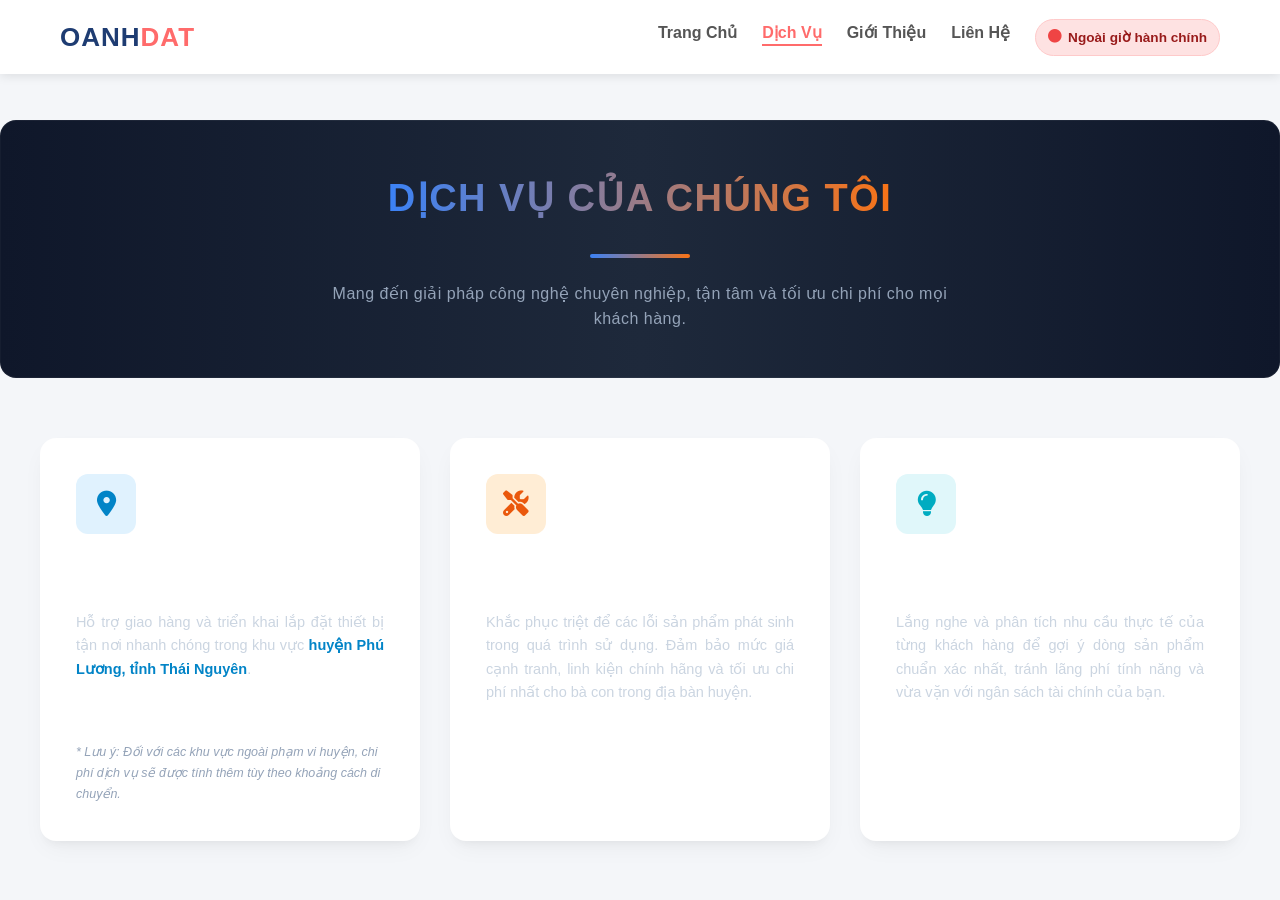
<file: dichvu.html>
<!DOCTYPE html>
<html lang="vi">
<head>
    <meta charset="UTF-8">
    <meta name="viewport" content="width=device-width, initial-scale=1.0">
    <title>Dịch Vụ Cửa Hàng - OANHDAT</title>
    <link rel="stylesheet" href="style.css">
    <link rel="stylesheet" href="dichvu.css">
    <link rel="stylesheet" href="https://cdnjs.cloudflare.com/ajax/libs/font-awesome/6.4.0/css/all.min.css">
</head>
<body class="services-page-body">

    <header class="main-header">
        <div class="header-container">
            <div class="logo">
                <a href="index.html">OANH<span>DAT</span></a>
            </div>

            <nav class="navbar">
                <ul class="nav-links">
                    <li><a href="index.html">Trang Chủ</a></li>
                    
                    <li><a href="dichvu.html" class="active">Dịch Vụ</a></li>
                    <li><a href="gioithieu.html">Giới Thiệu</a></li>
                    <li><a href="lienhe.html">Liên Hệ</a></li>
                    <li class="nav-status">
                        <span id="shop-status-badge" class="status-badge">
                            <i class="fas fa-circle"></i> <span id="status-text">Đang kiểm tra...</span>
                        </span>
                    </li>
                </ul>
            </nav>

            
        </div>
    </header>

    <div class="services-page-container" style="margin-top: 40px;">

        <div id="admin-form-container" class="admin-form" style="display: none;">
            <h3><i class="fas fa-plus-circle"></i> Thêm Dịch Vụ Mới</h3>
            <div class="form-grid">
                <input type="text" id="service-title" placeholder="Tên dịch vụ/sản phẩm">
                <select id="service-icon">
                    <option value="fa-tools icon-orange">Icon Sửa Chữa (Màu Cam)</option>
                    <option value="fa-map-marker-alt icon-blue">Icon Vị Trí (Màu Xanh Dương)</option>
                    <option value="fa-lightbulb icon-green">Icon Bóng Đèn (Màu Xanh Chanh)</option>
                    <option value="fa-laptop icon-blue">Icon Máy Tính (Màu Xanh Dương)</option>
                    <option value="fa-shield-alt icon-orange">Icon Bảo Hành (Màu Cam)</option>
                </select>
                <textarea id="service-desc" placeholder="Mô tả chi tiết về dịch vụ..."></textarea>
                <input type="text" id="service-note" placeholder="Lưu ý/Chú thích nhỏ dưới cùng (Không bắt buộc)">
            </div>
            <button class="btn-submit" onclick="addNewService()">Lưu và Thêm Mới</button>
        </div>

        <div class="services-page-header">
            <h2 class="section-title">Dịch Vụ Của Chúng Tôi</h2>
            <p class="services-page-subtitle">
                Mang đến giải pháp công nghệ chuyên nghiệp, tận tâm và tối ưu chi phí cho mọi khách hàng.
            </p>
        </div>

        <div class="services-card-grid" id="services-container"></div>
    </div>

    <script>
        const ADMIN_PASSWORD = "oanhdat2026"; 
        const defaultServices = [
            {
                title: "Lắp Đặt Thiết Bị",
                desc: "Hỗ trợ giao hàng và triển khai lắp đặt thiết bị tận nơi nhanh chóng trong khu vực <strong>huyện Phú Lương, tỉnh Thái Nguyên</strong>.",
                iconClass: "fa-map-marker-alt icon-blue",
                note: "* Lưu ý: Đối với các khu vực ngoài phạm vi huyện, chi phí dịch vụ sẽ được tính thêm tùy theo khoảng cách di chuyển."
            },
            {
                title: "Sửa Chữa Giá Rẻ",
                desc: "Khắc phục triệt để các lỗi sản phẩm phát sinh trong quá trình sử dụng. Đảm bảo mức giá cạnh tranh, linh kiện chính hãng và tối ưu chi phí nhất cho bà con trong địa bàn huyện.",
                iconClass: "fa-tools icon-orange",
                note: ""
            },
            {
                title: "Tư Vấn Nhu Cầu",
                desc: "Lắng nghe và phân tích nhu cầu thực tế của từng khách hàng để gợi ý dòng sản phẩm chuẩn xác nhất, tránh lãng phí tính năng và vừa vặn với ngân sách tài chính của bạn.",
                iconClass: "fa-lightbulb icon-green",
                note: ""
            }
        ];

        let currentServices = JSON.parse(localStorage.getItem('oanhdat_services')) || defaultServices;
        let isAdmin = false;

        function renderServices() {
            const container = document.getElementById('services-container');
            container.innerHTML = '';
            currentServices.forEach((service, index) => {
                const card = document.createElement('div');
                card.className = 'service-card';
                const iconParts = service.iconClass.split(' ');
                const iconName = iconParts[0];
                const iconColor = iconParts[1] || 'icon-blue';

                card.innerHTML = `
                    <div class="card-inner-content">
                        <div class="service-card-icon ${iconColor}">
                            <i class="fas ${iconName}"></i>
                        </div>
                        <div>
                            <h3 class="service-card-title">${service.title}</h3>
                            <p class="service-card-desc">${service.desc}</p>
                        </div>
                    </div>
                    ${service.note ? `<p class="service-card-note">${service.note}</p>` : ''}
                    ${isAdmin ? `<button class="btn-delete" onclick="deleteService(${index})"><i class="fas fa-trash-alt"></i> Xóa thẻ này</button>` : ''}
                `;
                container.appendChild(card);
            });
        }

        function toggleAdminMode() {
            if (!isAdmin) {
                let passwordInput = prompt("Vui lòng nhập mật khẩu quản lý để chỉnh sửa:");
                if (passwordInput === ADMIN_PASSWORD) {
                    isAdmin = true;
                    document.getElementById('admin-form-container').style.display = 'block';
                    document.getElementById('admin-toggle-btn').innerHTML = '<i class="fas fa-unlock"></i> Thoát Quản Lý';
                    document.getElementById('admin-toggle-btn').style.background = '#e11d48';
                } else if (passwordInput !== null) {
                    alert("Sai mật khẩu rồi bạn ơi!");
                }
            } else {
                isAdmin = false;
                document.getElementById('admin-form-container').style.display = 'none';
                document.getElementById('admin-toggle-btn').innerHTML = '<i class="fas fa-lock"></i> Chế Độ Quản Lý';
                document.getElementById('admin-toggle-btn').style.background = '#0284c7';
            }
            renderServices();
        }

        function addNewService() {
            const title = document.getElementById('service-title').value.trim();
            const iconClass = document.getElementById('service-icon').value;
            const desc = document.getElementById('service-desc').value.trim();
            const note = document.getElementById('service-note').value.trim();

            if (!title || !desc) {
                alert("Vui lòng điền đầy đủ Tên dịch vụ và Mô tả!");
                return;
            }

            currentServices.push({ title, desc, iconClass, note });
            localStorage.setItem('oanhdat_services', JSON.stringify(currentServices));
            
            document.getElementById('service-title').value = '';
            document.getElementById('service-desc').value = '';
            document.getElementById('service-note').value = '';

            renderServices();
            alert("Đã thêm thành công dịch vụ mới!");
        }

        function deleteService(index) {
            if (confirm(`Bạn có chắc chắn muốn xóa dịch vụ "${currentServices[index].title}" không?`)) {
                currentServices.splice(index, 1);
                localStorage.setItem('oanhdat_services', JSON.stringify(currentServices));
                renderServices();
            }
        }

        renderServices();
    </script>
    <script src="script.js"></script>
</body>
</html>
</file>
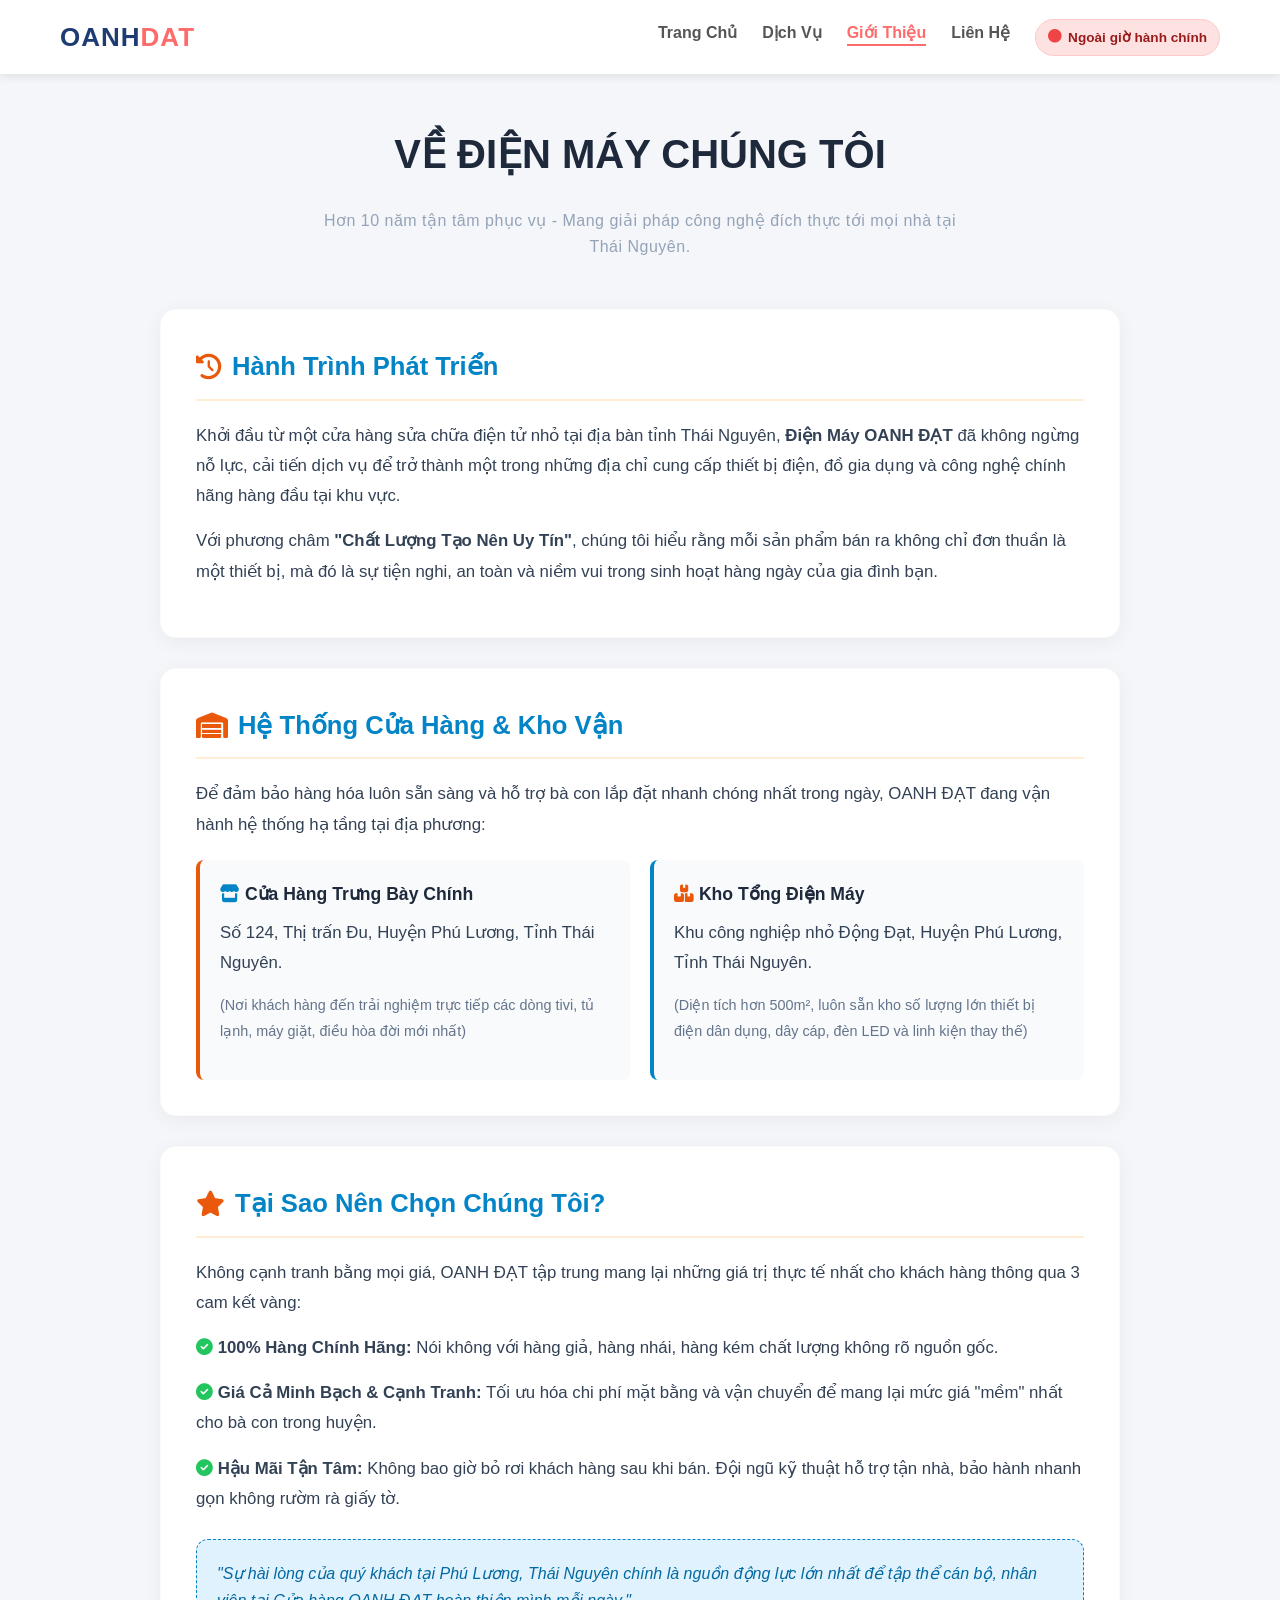
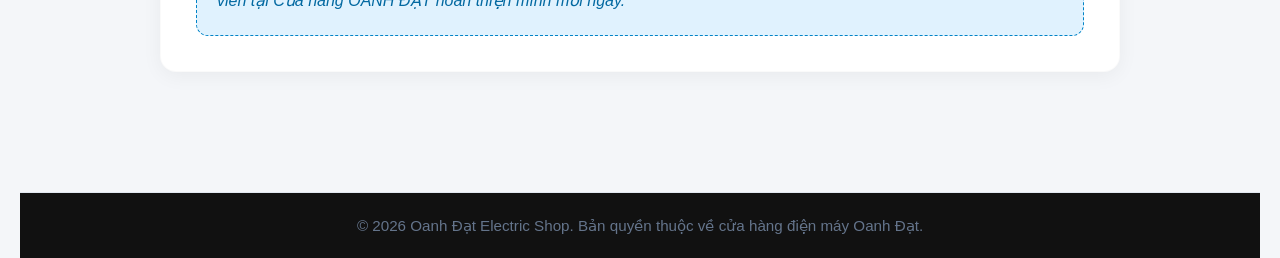
<file: gioithieu.html>
<!DOCTYPE html>
<html lang="vi">
<head>
    <meta charset="UTF-8">
    <meta name="viewport" content="width=device-width, initial-scale=1.0">
    <title>Giới Thiệu - OANHDAT</title>
    <!-- Nhúng file CSS gốc để lấy Header + CSS riêng cho trang giới thiệu -->
    <link rel="stylesheet" href="style.css">
    <link rel="stylesheet" href="dichvu.css"> <!-- Tận dụng hệ màu từ dichvu.css -->
    <link rel="stylesheet" href="https://cdnjs.cloudflare.com/ajax/libs/font-awesome/6.4.0/css/all.min.css">
    <style>
        /* CSS viết riêng cho trang giới thiệu để bạn không cần tạo file mới */
        .about-page-container {
            max-width: 1000px;
            margin: 40px auto;
            padding: 0 20px;
        }
        .about-hero {
            text-align: center;
            margin-bottom: 50px;
        }
        .about-hero h1 {
            font-size: 2.5rem;
            color: #1e293b;
            margin-bottom: 15px;
        }
        .about-card {
            background: #ffffff;
            border-radius: 16px;
            padding: 35px;
            box-shadow: 0 4px 20px rgba(0, 0, 0, 0.05);
            margin-bottom: 30px;
            border: 1px solid rgba(0,0,0,0.02);
        }
        .about-card h2 {
            color: #0284c7; /* Màu xanh dương chủ đạo */
            font-size: 1.6rem;
            margin-bottom: 20px;
            display: flex;
            align-items: center;
            gap: 10px;
            border-bottom: 2px solid #ffedd5;
            padding-bottom: 10px;
        }
        .about-card h2 i {
            color: #ea580c; /* Điểm nhấn màu cam */
        }
        .about-text p {
            margin-bottom: 15px;
            color: #334155;
            line-height: 1.8;
            font-size: 1.05rem;
        }
        .info-grid {
            display: grid;
            grid-template-columns: repeat(auto-fit, minmax(280px, 1fr));
            gap: 20px;
            margin-top: 20px;
        }
        .info-item {
            background: #f8fafc;
            padding: 20px;
            border-radius: 8px;
            border-left: 4px solid #ea580c;
        }
        .info-item h4 {
            color: #1e293b;
            margin-bottom: 8px;
            font-size: 1.1rem;
        }
        .highlight-box {
            background: #e0f2fe;
            border: 1px dashed #0284c7;
            padding: 20px;
            border-radius: 12px;
            margin-top: 25px;
            color: #0369a1;
            font-style: italic;
        }
        .footer-intro {
            text-align: center;
            margin-top: 50px;
            padding: 20px;
            color: #64748b;
            font-size: 0.95rem;
            border-top: 1px solid #e2e8f0;
        }
    </style>
</head>
<body class="services-page-body">

    <!-- HEADER GIỮ NGUYÊN NĂVIGATE -->
    <header class="main-header">
        <div class="header-container">
            <div class="logo">
                <a href="index.html">OANH<span>DAT</span></a>
            </div>

            <nav class="navbar">
                <ul class="nav-links">
                    <li><a href="index.html">Trang Chủ</a></li>
                    
                    <li><a href="dichvu.html">Dịch Vụ</a></li> 
                    <li><a href="gioithieu.html" class="active">Giới Thiệu</a></li>
                    <li><a href="lienhe.html">Liên Hệ</a></li>
                    <li class="nav-status">
                        <span id="shop-status-badge" class="status-badge">
                            <i class="fas fa-circle"></i> <span id="status-text">Đang kiểm tra...</span>
                        </span>
                    </li>
                </ul>
            </nav>

            
        </div>
    </header>

    <!-- NỘI DUNG TRANG GIỚI THIỆU -->
    <div class="about-page-container">
        
        <div class="about-hero">
            <h1>VỀ ĐIỆN MÁY CHÚNG TÔI</h1>
            <p class="services-page-subtitle">Hơn 10 năm tận tâm phục vụ - Mang giải pháp công nghệ đích thực tới mọi nhà tại Thái Nguyên.</p>
        </div>

        <!-- Thẻ 1: Câu chuyện thương hiệu -->
        <div class="about-card">
            <h2><i class="fas fa-history"></i> Hành Trình Phát Triển</h2>
            <div class="about-text">
                <p>Khởi đầu từ một cửa hàng sửa chữa điện tử nhỏ tại địa bàn tỉnh Thái Nguyên, <strong>Điện Máy OANH ĐẠT</strong> đã không ngừng nỗ lực, cải tiến dịch vụ để trở thành một trong những địa chỉ cung cấp thiết bị điện, đồ gia dụng và công nghệ chính hãng hàng đầu tại khu vực.</p>
                <p>Với phương châm <strong>"Chất Lượng Tạo Nên Uy Tín"</strong>, chúng tôi hiểu rằng mỗi sản phẩm bán ra không chỉ đơn thuần là một thiết bị, mà đó là sự tiện nghi, an toàn và niềm vui trong sinh hoạt hàng ngày của gia đình bạn.</p>
            </div>
        </div>

        <!-- Thẻ 2: Hệ thống địa chỉ & Kho hàng bốc phét siêu uy tín -->
        <div class="about-card">
            <h2><i class="fas fa-warehouse"></i> Hệ Thống Cửa Hàng & Kho Vận</h2>
            <div class="about-text">
                <p>Để đảm bảo hàng hóa luôn sẵn sàng và hỗ trợ bà con lắp đặt nhanh chóng nhất trong ngày, OANH ĐẠT đang vận hành hệ thống hạ tầng tại địa phương:</p>
                
                <div class="info-grid">
                    <div class="info-item">
                        <h4><i class="fas fa-store" style="color: #0284c7;"></i> Cửa Hàng Trưng Bày Chính</h4>
                        <p>Số 124, Thị trấn Đu, Huyện Phú Lương, Tỉnh Thái Nguyên.</p>
                        <p style="font-size: 0.9rem; color: #64748b; margin-top: 5px;">(Nơi khách hàng đến trải nghiệm trực tiếp các dòng tivi, tủ lạnh, máy giặt, điều hòa đời mới nhất)</p>
                    </div>
                    
                    <div class="info-item" style="border-left-color: #0284c7;">
                        <h4><i class="fas fa-boxes" style="color: #ea580c;"></i> Kho Tổng Điện Máy</h4>
                        <p>Khu công nghiệp nhỏ Động Đạt, Huyện Phú Lương, Tỉnh Thái Nguyên.</p>
                        <p style="font-size: 0.9rem; color: #64748b; margin-top: 5px;">(Diện tích hơn 500m², luôn sẵn kho số lượng lớn thiết bị điện dân dụng, dây cáp, đèn LED và linh kiện thay thế)</p>
                    </div>
                </div>
            </div>
        </div>

        <!-- Thẻ 3: Tầm nhìn & Giá trị cốt lõi -->
        <div class="about-card">
            <h2><i class="fas fa-star"></i> Tại Sao Nên Chọn Chúng Tôi?</h2>
            <div class="about-text">
                <p>Không cạnh tranh bằng mọi giá, OANH ĐẠT tập trung mang lại những giá trị thực tế nhất cho khách hàng thông qua 3 cam kết vàng:</p>
                <p><i class="fas fa-check-circle" style="color: #22c55e;"></i> <strong>100% Hàng Chính Hãng:</strong> Nói không với hàng giả, hàng nhái, hàng kém chất lượng không rõ nguồn gốc.</p>
                <p><i class="fas fa-check-circle" style="color: #22c55e;"></i> <strong>Giá Cả Minh Bạch & Cạnh Tranh:</strong> Tối ưu hóa chi phí mặt bằng và vận chuyển để mang lại mức giá "mềm" nhất cho bà con trong huyện.</p>
                <p><i class="fas fa-check-circle" style="color: #22c55e;"></i> <strong>Hậu Mãi Tận Tâm:</strong> Không bao giờ bỏ rơi khách hàng sau khi bán. Đội ngũ kỹ thuật hỗ trợ tận nhà, bảo hành nhanh gọn không rườm rà giấy tờ.</p>
                
                <div class="highlight-box">
                    "Sự hài lòng của quý khách tại Phú Lương, Thái Nguyên chính là nguồn động lực lớn nhất để tập thể cán bộ, nhân viên tại Cửa hàng OANH ĐẠT hoàn thiện mình mỗi ngày."
                </div>
            </div>
        </div>

    </div>

    <!-- FOOTER ĐỒNG BỘ -->
    <footer class="main-footer footer-intro">
        <p>&copy; 2026 Oanh Đạt Electric Shop. Bản quyền thuộc về cửa hàng điện máy Oanh Đạt.</p>
    </footer>
    <script src="script.js"></script>

</body>
</html>
</file>
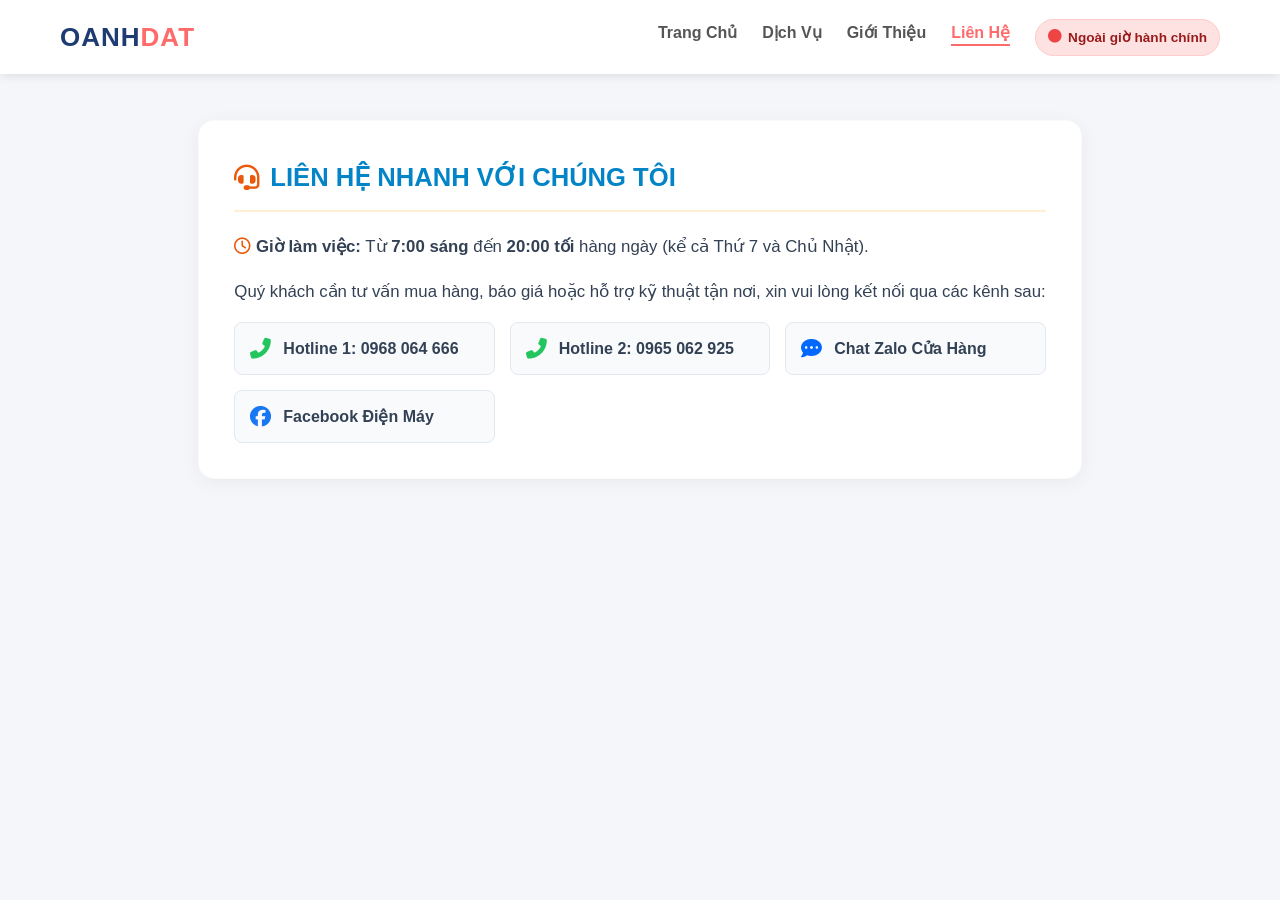
<file: lienhe.html>
<!DOCTYPE html>
<html lang="vi">
<head>
    <meta charset="UTF-8">
    <meta name="viewport" content="width=device-width, initial-scale=1.0">
    <title>Giới Thiệu - OANHDAT</title>
    <!-- Nhúng file CSS gốc để lấy Header + CSS riêng cho trang giới thiệu -->
    <link rel="stylesheet" href="style.css">
    <link rel="stylesheet" href="dichvu.css"> <!-- Tận dụng hệ màu từ dichvu.css -->
    <link rel="stylesheet" href="https://cdnjs.cloudflare.com/ajax/libs/font-awesome/6.4.0/css/all.min.css">
    <style>
        /* CSS viết riêng cho trang giới thiệu để bạn không cần tạo file mới */
        .about-page-container {
            max-width: 1000px;
            margin: 40px auto;
            padding: 0 20px;
        }
        .about-hero {
            text-align: center;
            margin-bottom: 50px;
        }
        .about-hero h1 {
            font-size: 2.5rem;
            color: #1e293b;
            margin-bottom: 15px;
        }
        .about-card {
            background: #ffffff;
            border-radius: 16px;
            padding: 35px;
            box-shadow: 0 4px 20px rgba(0, 0, 0, 0.05);
            margin-bottom: 30px;
            border: 1px solid rgba(0,0,0,0.02);
        }
        .about-card h2 {
            color: #0284c7; /* Màu xanh dương chủ đạo */
            font-size: 1.6rem;
            margin-bottom: 20px;
            display: flex;
            align-items: center;
            gap: 10px;
            border-bottom: 2px solid #ffedd5;
            padding-bottom: 10px;
        }
        .about-card h2 i {
            color: #ea580c; /* Điểm nhấn màu cam */
        }
        .about-text p {
            margin-bottom: 15px;
            color: #334155;
            line-height: 1.8;
            font-size: 1.05rem;
        }
        .info-grid {
            display: grid;
            grid-template-columns: repeat(auto-fit, minmax(280px, 1fr));
            gap: 20px;
            margin-top: 20px;
        }
        .info-item {
            background: #f8fafc;
            padding: 20px;
            border-radius: 8px;
            border-left: 4px solid #ea580c;
        }
        .info-item h4 {
            color: #1e293b;
            margin-bottom: 8px;
            font-size: 1.1rem;
        }
        .highlight-box {
            background: #e0f2fe;
            border: 1px dashed #0284c7;
            padding: 20px;
            border-radius: 12px;
            margin-top: 25px;
            color: #0369a1;
            font-style: italic;
        }
        
        /* CSS cho phần liên hệ nhanh mới thêm */
        .contact-quick-grid {
            display: grid;
            grid-template-columns: repeat(auto-fit, minmax(220px, 1fr));
            gap: 15px;
            margin-top: 15px;
        }
        .contact-link-item {
            display: flex;
            align-items: center;
            gap: 12px;
            padding: 12px 15px;
            background: #f8fafc;
            border-radius: 8px;
            text-decoration: none;
            color: #334155;
            font-weight: 600;
            transition: all 0.2s ease;
            border: 1px solid #e2e8f0;
        }
        .contact-link-item:hover {
            background: #e0f2fe;
            border-color: #0284c7;
            color: #0284c7;
            transform: translateY(-2px);
        }
        .contact-link-item i {
            font-size: 1.3rem;
        }
        .contact-link-item .fa-phone-alt { color: #22c55e; }
        .contact-link-item .fa-facebook { color: #1877f2; }
        .contact-link-item .fa-comment-dots { color: #0068ff; } /* Icon giả lập Zalo */

        .footer-intro {
            text-align: center;
            margin-top: 50px;
            padding: 20px;
            color: #64748b;
            font-size: 0.95rem;
            border-top: 1px solid #e2e8f0;
        }

        /* --- CSS MỚI: CSS cho nhãn Trạng thái trên Navbar --- */
        .nav-status {
            display: flex;
            align-items: center;
        }
        .status-badge {
            font-size: 0.85rem;
            font-weight: bold;
            padding: 6px 12px;
            border-radius: 20px;
            display: inline-flex;
            align-items: center;
            gap: 6px;
            transition: all 0.3s ease;
        }
        /* Trạng thái đang mở cửa */
        .status-open {
            background-color: #dcfce7;
            color: #166534;
            border: 1px solid #bbf7d0;
        }
        .status-open i {
            color: #22c55e;
            animation: pulse 2s infinite;
        }
        /* Trạng thái ngoài giờ / đóng cửa */
        .status-closed {
            background-color: #fee2e2;
            color: #991b1b;
            border: 1px solid #fecaca;
        }
        .status-closed i {
            color: #ef4444;
        }
        /* Hiệu ứng nhấp nháy nhẹ cho icon mở cửa */
        @keyframes pulse {
            0% { transform: scale(1); opacity: 1; }
            50% { transform: scale(1.1); opacity: 0.7; }
            100% { transform: scale(1); opacity: 1; }
        }
    </style>
</head>
<body class="services-page-body">

    <!-- HEADER GIỮ NGUYÊN NĂVIGATE -->
    <header class="main-header">
        <div class="header-container">
            <div class="logo">
                <a href="index.html">OANH<span>DAT</span></a>
            </div>

            <nav class="navbar">
                <ul class="nav-links">
                    <li><a href="index.html">Trang Chủ</a></li>
                    
                    <li><a href="dichvu.html">Dịch Vụ</a></li> 
                    <li><a href="gioithieu.html">Giới Thiệu</a></li>
                    <li><a href="lienhe.html" class="active">Liên Hệ</a></li>
                    <!-- Thẻ trạng thái tự động lấy thời gian (Mới thêm) -->
                    <li class="nav-status">
                        <span id="shop-status-badge" class="status-badge">
                            <i class="fas fa-circle"></i> <span id="status-text">Đang kiểm tra...</span>
                        </span>
                    </li>
                </ul>
            </nav>

            
        </div>
    </header>
        
    <div class="about-page-container">
        <!-- Thẻ 4: Đăng ký liên hệ nhanh (Đã cập nhật giờ hành chính) -->
        <div class="about-card">
            <h2><i class="fas fa-headset"></i> LIÊN HỆ NHANH VỚI CHÚNG TÔI</h2>
            <div class="about-text">
                <!-- Bổ sung thông tin giờ hành chính ở đây -->
                <p>
                    <strong><i class="far fa-clock" style="color: #ea580c;"></i> Giờ làm việc:</strong> Từ <strong>7:00 sáng</strong> đến <strong>20:00 tối</strong> hàng ngày (kể cả Thứ 7 và Chủ Nhật).
                </p>
                <p>Quý khách cần tư vấn mua hàng, báo giá hoặc hỗ trợ kỹ thuật tận nơi, xin vui lòng kết nối qua các kênh sau:</p>
                
                <div class="contact-quick-grid">
                    <!-- Gọi điện Hotline 1 -->
                    <a href="tel:0968064666" class="contact-link-item">
                        <i class="fas fa-phone-alt"></i> Hotline 1: 0968 064 666
                    </a>
                    
                    <!-- Gọi điện Hotline 2 -->
                    <a href="tel:0965062925" class="contact-link-item">
                        <i class="fas fa-phone-alt"></i> Hotline 2: 0965 062 925
                    </a>

                    <!-- Nhảy sang chat Zalo (Tự động mở chat với SĐT 1) -->
                    <a href="https://zalo.me/0968064666" target="_blank" class="contact-link-item">
                        <i class="fas fa-comment-dots"></i> Chat Zalo Cửa Hàng
                    </a>

                    <!-- Nhảy sang Facebook -->
                    <a href="https://www.facebook.com/ienmayoanhat" target="_blank" class="contact-link-item">
                        <i class="fab fa-facebook"></i> Facebook Điện Máy
                    </a>
                </div>
            </div>
        </div>
    </div>

    <!-- --- JAVASCRIPT MỚI: Tự động tính toán thời gian đóng/mở cửa --- -->
    <script>
        function updateShopStatus() {
            const now = new Date();
            const currentHour = now.getHours();
            
            const badge = document.getElementById('shop-status-badge');
            const text = document.getElementById('status-text');
            
            // Giờ hành chính: Từ 7h (>=7) đến trước 20h (<20)
            if (currentHour >= 7 && currentHour < 20) {
                badge.className = "status-badge status-open";
                text.innerText = "Trong giờ hành chính";
            } else {
                badge.className = "status-badge status-closed";
                text.innerText = "Ngoài giờ hành chính";
            }
        }

        // Chạy kiểm tra ngay khi tải trang xong
        window.addEventListener('DOMContentLoaded', () => {
            updateShopStatus();
            // Thiết lập chạy lại hàm kiểm tra sau mỗi 60000ms (1 phút)
            setInterval(updateShopStatus, 60000);
        });
    </script>
</body>
</html>
</file>
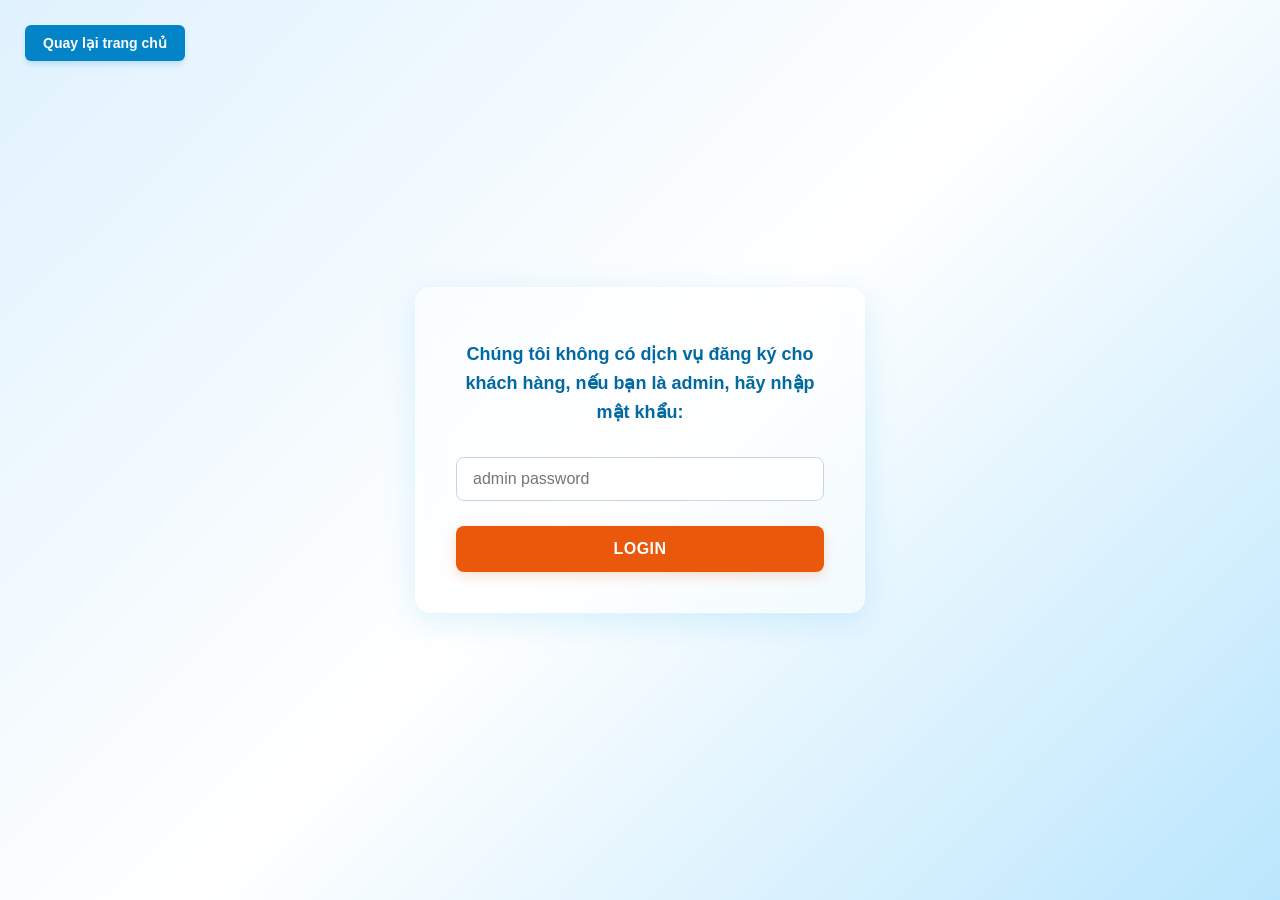
<file: login.html>
<!DOCTYPE html>
<html lang="vi">
<head>
    <meta charset="UTF-8">
    <meta name="viewport" content="width=device-width, initial-scale=1.0">
    <title>Đăng nhập Admin</title>
    <style>
        /* Nền cơ bản Trắng - Xanh Dương (White and Blue) */
        body {
            margin: 0;
            padding: 0;
            min-height: 100vh;
            display: flex;
            justify-content: center;
            align-items: center;
            font-family: 'Segoe UI', Tahoma, Geneva, Verdana, sans-serif;
            background: linear-gradient(135deg, #e0f2fe 0%, #ffffff 50%, #bae6fd 100%);
            background-attachment: fixed;
            position: relative;
        }

        /* Nút quay lại trang chủ (Góc trên bên trái, màu xanh dương) */
        .btn-back {
            position: absolute;
            top: 25px;
            left: 25px;
            padding: 10px 18px;
            font-size: 14px;
            font-weight: 600;
            text-decoration: none;
            color: #ffffff;
            background-color: #0284c7; /* Blue */
            border-radius: 6px;
            box-shadow: 0 4px 6px -1px rgba(2, 132, 199, 0.2);
            transition: all 0.3s ease;
        }

        /* Hover của nút quay lại */
        .btn-back:hover {
            background-color: #0369a1; /* Blue đậm hơn */
            transform: translateY(-1px);
        }

        /* Hộp đăng nhập kính mờ bo góc 15px (Big Glass Box) */
        .login-box {
            background: rgba(255, 255, 255, 0.45);
            backdrop-filter: blur(12px);
            -webkit-backdrop-filter: blur(12px);
            border: 1px solid rgba(255, 255, 255, 0.6);
            border-radius: 15px; /* Bo góc 15 */
            padding: 40px;
            width: 100%;
            max-width: 450px;
            box-shadow: 0 8px 32px 0 rgba(14, 165, 233, 0.15);
            text-align: center;
            box-sizing: border-box;
        }

        /* Tiêu đề H1 */
        h1 {
            font-size: 18px;
            color: #0369a1;
            line-height: 1.6;
            margin-bottom: 30px;
            font-weight: 600;
        }

        /* Khu vực nhập liệu */
        .input-group {
            margin-bottom: 25px;
        }

        /* Ô nhập mật khẩu (Textbox) */
        .password-input {
            width: 100%;
            padding: 12px 16px;
            font-size: 16px;
            border: 1.5px solid #cbd5e1;
            border-radius: 8px;
            background: rgba(255, 255, 255, 0.8);
            color: #1e293b;
            outline: none;
            box-sizing: border-box;
            transition: all 0.3s ease;
        }

        .password-input:focus {
            border-color: #0ea5e9;
            box-shadow: 0 0 0 4px rgba(14, 165, 233, 0.15);
            background: #ffffff;
        }

        /* Nút bấm Login (Orange) */
        .btn-login {
            width: 100%;
            padding: 14px;
            font-size: 16px;
            font-weight: 600;
            color: white;
            background-color: #ea580c; /* Cam đậm */
            border: none;
            border-radius: 8px;
            cursor: pointer;
            text-transform: uppercase;
            letter-spacing: 0.5px;
            transition: all 0.3s ease;
            box-shadow: 0 4px 12px rgba(234, 88, 12, 0.2);
        }

        /* Hover chuyển sang Cam dịu (Soft Orange) */
        .btn-login:hover {
            background-color: #ff7849; /* Soft Orange */
            box-shadow: 0 6px 20px rgba(255, 120, 73, 0.4);
            transform: translateY(-1px);
        }

        .btn-login:active {
            transform: translateY(1px);
        }
    </style>
</head>
<body>

    <!-- Nút quay lại trang chủ -->
    <a href="index.html" class="btn-back">Quay lại trang chủ</a>

    <!-- Khối Box Đăng Nhập -->
    <div class="login-box">
        
        <h1>Chúng tôi không có dịch vụ đăng ký cho khách hàng, nếu bạn là admin, hãy nhập mật khẩu:</h1>
        
        <form id="loginForm">
            <div class="input-group">
                <input 
                    type="password" 
                    id="adminPassword"
                    class="password-input" 
                    placeholder="admin password" 
                    required
                >
            </div>
            
            <button type="submit" class="btn-login">Login</button>
        </form>

    </div>

    <!-- Xử lý logic kiểm tra mật khẩu bằng Javascript -->
    <script>
        document.getElementById("loginForm").addEventListener("submit", function(event) {
            event.preventDefault(); // Chặn trang tải lại khi bấm nút

            const passwordInput = document.getElementById("adminPassword").value;

            // Kiểm tra điều kiện mật khẩu có trùng với "yenanh666" hay không
            if (passwordInput === "yenanh666") {
                window.location.href = "admin.html"; // Chuyển hướng tới trang admin.html
            } else {
                alert("Sai mật khẩu rồi bạn ơi! Vui lòng thử lại.");
            }
        });
    </script>

</body>
</html>
</file>
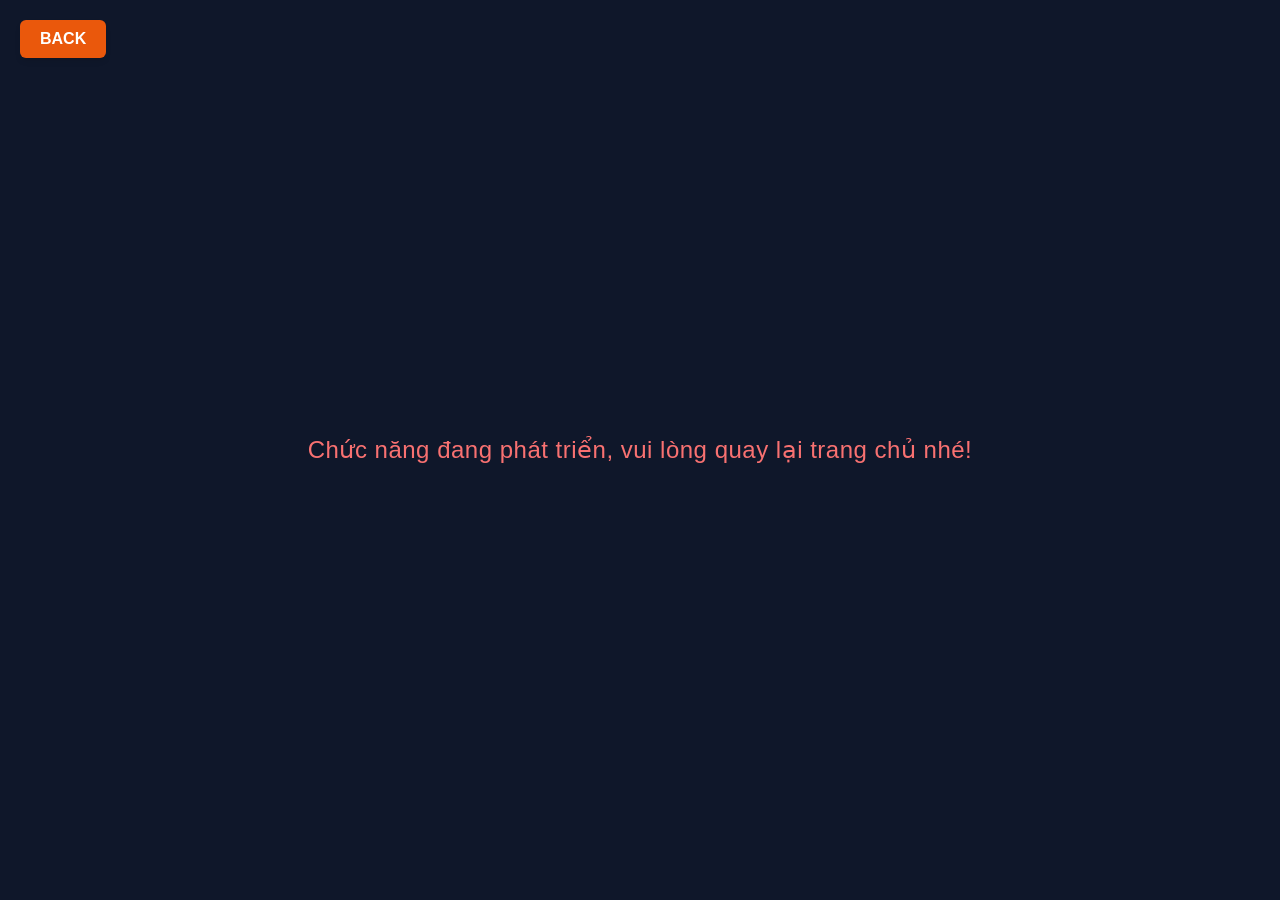
<file: timhieuthem.html>
<!DOCTYPE html>
<html lang="vi">
<head>
    <meta charset="UTF-8">
    <meta name="viewport" content="width=device-width, initial-scale=1.0">
    <title>Chức năng đang phát triển</title>
    <style>
        /* Thiết lập nền tối xanh (Bluedark) cho toàn bộ trang */
        body {
            margin: 0;
            padding: 0;
            background-color: #0f172a; /* Màu xanh đen sâu (Slate 900) */
            color: #f8fafc;
            font-family: 'Segoe UI', Tahoma, Geneva, Verdana, sans-serif;
            display: flex;
            justify-content: center;
            align-items: center;
            height: 100vh;
            overflow: hidden;
        }

        /* Nút quay lại ở góc trên bên trái (Left Top Corner) */
        .btn-back {
            position: absolute;
            top: 20px;
            left: 20px;
            padding: 10px 20px;
            font-size: 16px;
            font-weight: 600;
            text-decoration: none;
            text-transform: uppercase;
            color: white;
            background-color: #ea580c; /* Màu cam gốc (Orange) */
            border-radius: 6px;
            transition: all 0.3s ease;
            box-shadow: 0 4px 6px -1px rgba(0, 0, 0, 0.1);
        }

        /* Hiệu ứng Hover cho nút bấm */
        .btn-back:hover {
            background-color: #c2410c; /* Cam đậm hơn một chút khi hover */
            transform: translateY(-2px); /* Nhấc nhẹ nút lên */
            box-shadow: 0 10px 15px -3px rgba(234, 88, 12, 0.3); /* Đổ bóng cam phát sáng nhẹ */
        }

        .btn-back:active {
            transform: translateY(0);
        }

        /* Thẻ p chứa dòng thông báo với màu đỏ dịu (Soft Red) */
        .message {
            font-size: 24px;
            font-weight: 500;
            text-align: center;
            color: #f87171; /* Màu đỏ pastel/soft red thời thượng, không bị chói hay giống màu máu */
            padding: 0 20px;
            line-height: 1.5;
            letter-spacing: 0.5px;
        }
    </style>
</head>
<body>

    <!-- Nút quay lại trang chủ ở góc trên bên trái -->
    <a href="index.html" class="btn-back">Back</a>

    <!-- Dòng thông báo màu đỏ dịu trên nền xanh tối -->
    <p class="message">
        Chức năng đang phát triển, vui lòng quay lại trang chủ nhé!
    </p>

</body>
</html>
</file>
<file: style.css>
/* --- DESIGN TOKENS (VARIABLES) --- */
:root {
    --primary-color: #1e3c72;
    --primary-gradient: linear-gradient(rgba(30, 60, 114, 0.85), rgba(42, 82, 152, 0.85));
    --accent-color: #ff6b6b;
    --accent-hover: #e55b5b;
    
    --bg-main: #f4f6f9;
    --bg-card: #ffffff;
    --bg-light: #f8f9fa;
    --bg-dark: #111111;
    
    --text-main: #333333;
    --text-muted: #555555;
    --text-light: #666666;
    --text-gray: #888888;
    
    --shadow-sm: 0 2px 15px rgba(0, 0, 0, 0.08);
    --shadow-md: 0 5px 15px rgba(0, 0, 0, 0.05);
    --shadow-lg: 0 4px 15px rgba(255, 107, 107, 0.4);
    
    --radius-sm: 4px;
    --radius-md: 8px;
    --radius-lg: 25px;
    
    --transition-smooth: 0.3s cubic-bezier(0.25, 0.8, 0.25, 1);
}

/* --- RESET & BASE STYLES --- */
* {
    margin: 0;
    padding: 0;
    box-sizing: border-box;
}

html {
    scroll-behavior: smooth;
    text-size-adjust: 100%;
}

body {
    background-color: var(--bg-main);
    color: var(--text-main);
    font-family: 'Segoe UI', Tahoma, Geneva, Verdana, sans-serif;
    line-height: 1.7;
    -webkit-font-smoothing: antialiased;
    -moz-osx-font-smoothing: grayscale;
    overflow-x: hidden; /* Prevents stray layout overflows */
}

a {
    text-decoration: none;
    color: inherit;
    transition: color var(--transition-smooth), background-color var(--transition-smooth), transform var(--transition-smooth);
}

/* Modern focus ring for accessibility */
a:focus-visible, 
button:focus-visible {
    outline: 3px dashed var(--accent-color);
    outline-offset: 4px;
}

ul {
    list-style: none;
}

img {
    max-width: 100%;
    display: block;
}

.container {
    max-width: 1200px;
    margin: 0 auto;
    padding: 60px 20px;
}

.section-title {
    text-align: center;
    font-size: 28px;
    color: var(--primary-color);
    margin-bottom: 40px;
    position: relative;
    font-weight: 700;
    text-transform: uppercase;
    letter-spacing: 0.5px;
}

.section-title::after {
    content: '';
    position: absolute;
    bottom: -10px;
    left: 50%;
    transform: translateX(-50%);
    width: 60px;
    height: 3px;
    background-color: var(--accent-color);
}

/* --- HEADER & NAVIGATION --- */
.main-header {
    background-color: var(--bg-card);
    box-shadow: var(--shadow-sm);
    position: sticky;
    top: 0;
    z-index: 1000;
}

.header-container {
    max-width: 1200px;
    margin: 0 auto;
    padding: 15px 20px;
    display: flex;
    justify-content: space-between;
    align-items: center;
}

.logo a {
    font-size: 26px;
    font-weight: 800;
    color: var(--primary-color);
    letter-spacing: 1px;
}

.logo a span {
    color: var(--accent-color);
}

.nav-links {
    display: flex;
    gap: 25px;
}

.nav-links a {
    font-size: 16px;
    font-weight: 600;
    color: var(--text-muted);
    padding: 5px 0;
    position: relative;
}

.nav-links a:hover,
.nav-links a.active {
    color: var(--accent-color);
}

.nav-links a::after {
    content: '';
    position: absolute;
    bottom: 0;
    left: 0;
    width: 0;
    height: 2px;
    background-color: var(--accent-color);
    transition: width var(--transition-smooth);
}

.nav-links a:hover::after,
.nav-links a.active::after {
    width: 100%;
}

.header-actions {
    display: flex;
    align-items: center;
    gap: 20px;
}

.action-btn {
    font-size: 18px;
    color: #444;
    background: none;
    border: none;
    cursor: pointer;
}

.action-btn:hover {
    color: var(--accent-color);
}

.cart-btn {
    position: relative;
}

.cart-count {
    position: absolute;
    top: -8px;
    right: -10px;
    background-color: var(--accent-color);
    color: white;
    font-size: 11px;
    font-weight: bold;
    padding: 2px 6px;
    border-radius: 50%;
}

/* --- HERO SECTION & BUTTONS --- */
.hero-section {
    background: var(--primary-gradient), url('https://images.unsplash.com/photo-1558346490-a72e53ae2d4f?auto=format&fit=crop&w=1920&q=80') no-repeat center center/cover;
    color: white;
    min-height: 450px;
    display: flex;
    justify-content: center;
    align-items: center;
    text-align: center;
    padding: 40px 20px;
}

.hero-text h1 {
    font-size: clamp(32px, 5vw, 48px);
    margin-bottom: 15px;
    font-weight: 700;
    text-shadow: 2px 2px 4px rgba(0,0,0,0.3);
}

.hero-text p {
    font-size: clamp(16px, 2vw, 18px);
    margin-bottom: 30px;
    opacity: 0.9;
    max-width: 600px;
    margin-left: auto;
    margin-right: auto;
}

.cta-btn {
    display: inline-block;
    background-color: var(--accent-color);
    color: white;
    padding: 12px 30px;
    border-radius: var(--radius-lg);
    font-weight: 600;
    box-shadow: var(--shadow-lg);
    will-change: transform;
}

.cta-btn:hover {
    background-color: var(--accent-hover);
    transform: translateY(-2px);
}

.cta-btn:active {
    transform: translateY(0);
}

/* NÚT QUAY LẠI (MỚI THÊM) */
.back-btn {
    display: inline-flex;
    align-items: center;
    gap: 8px;
    background-color: var(--bg-card);
    color: var(--primary-color);
    border: 2px solid var(--primary-color);
    padding: 10px 24px;
    border-radius: var(--radius-lg);
    font-weight: 600;
    font-size: 15px;
    cursor: pointer;
    box-shadow: var(--shadow-sm);
    will-change: transform;
}

.back-btn:hover {
    background-color: var(--primary-color);
    color: #ffffff;
    transform: translateX(-4px); /* Nhích nhẹ sang bên trái báo hiệu lùi trang */
    box-shadow: var(--shadow-md);
}

.back-btn:active {
    transform: translateX(0);
}

/* --- ABOUT SECTION --- */
.about-section {
    background-color: var(--bg-card);
}

.about-content {
    max-width: 800px;
    margin: 0 auto;
    text-align: center;
}

.about-content p {
    margin-bottom: 20px;
    font-size: 16px;
    color: var(--text-muted);
    text-align: justify;
    text-justify: inter-word;
}

/* --- PRODUCTS SECTION --- */
.product-grid {
    display: grid;
    grid-template-columns: repeat(auto-fit, minmax(min(100%, 280px), 1fr));
    gap: 30px;
}

.product-card {
    background: var(--bg-card);
    padding: 40px 30px;
    border-radius: var(--radius-md);
    text-align: center;
    box-shadow: var(--shadow-md);
    will-change: transform;
}

.product-card:hover {
    transform: translateY(-5px);
}

.product-card i {
    font-size: 40px;
    color: var(--accent-color);
    margin-bottom: 20px;
}

.product-card h3 {
    margin-bottom: 15px;
    color: var(--primary-color);
}

.product-card p {
    font-size: 14px;
    color: var(--text-light);
}

/* --- SERVICES SECTION --- */
.services-section {
    background-color: var(--bg-card);
}

.services-grid {
    display: grid;
    grid-template-columns: repeat(auto-fit, minmax(min(100%, 450px), 1fr));
    gap: 30px;
}

.service-item {
    display: flex;
    gap: 20px;
    background: var(--bg-light);
    padding: 30px;
    border-radius: var(--radius-md);
    border-left: 4px solid var(--primary-color);
}

.service-icon i {
    font-size: 30px;
    color: var(--primary-color);
}

.service-item h3 {
    margin-bottom: 10px;
    color: var(--primary-color);
}

.service-item p {
    font-size: 14px;
    color: var(--text-muted);
}

/* --- GALLERY SECTION --- */
.image-gallery {
    display: grid;
    grid-template-columns: repeat(auto-fill, minmax(min(100%, 250px), 1fr));
    gap: 15px;
}

.gallery-item {
    overflow: hidden;
    border-radius: var(--radius-md);
    box-shadow: 0 4px 10px rgba(0,0,0,0.1);
    height: 200px;
}

.gallery-item img {
    width: 100%;
    height: 100%;
    object-fit: cover;
    transition: transform 0.5s cubic-bezier(0.25, 0.8, 0.25, 1);
    will-change: transform;
}

.gallery-item:hover img {
    transform: scale(1.08);
}

/* --- CONTACT SECTION --- */
.contact-section {
    background-color: var(--primary-color);
    color: white;
}

.contact-section .section-title {
    color: white;
}

.contact-box {
    text-align: center;
    font-size: 18px;
}

.contact-info p {
    margin: 15px 0;
}

.contact-info a {
    color: var(--accent-color);
    font-weight: bold;
}

.contact-info a:hover {
    color: white;
    text-decoration: underline;
}

/* --- FOOTER --- */
.main-footer {
    background-color: var(--bg-dark);
    color: var(--text-gray);
    text-align: center;
    padding: 25px;
    font-size: 14px;
    border-top: 1px solid #222;
}

/* --- RESPONSIVE MEDIA QUERIES --- */
@media (max-width: 768px) {
    .header-container {
        flex-direction: column;
        gap: 15px;
        text-align: center;
    }

    .nav-links {
        gap: 15px;
        flex-wrap: wrap;
        justify-content: center;
    }

    .container {
        padding: 40px 15px;
    }

    .service-item {
        flex-direction: column;
        text-align: center;
    }
}
/* ==========================================================================
   CỐ ĐỊNH HEADER TRÊN CÙNG MÀN HÌNH (FIXED NAVIGATION)
   ========================================================================== */
.main-header {
    position: fixed;    /* Cố định vị trí, không bị trôi khi cuộn trang */
    top: 0;             /* Dính sát mép trên */
    left: 0;            /* Dính sát mép trái */
    width: 100%;        /* Trải dài hết chiều ngang màn hình */
    z-index: 9999;      /* Nổi lên trên cùng, không bị các thẻ sản phẩm đè lên */
    background-color: var(--color-white, #ffffff); /* Đảm bảo có màu nền trắng không bị xuyên thấu */
    box-shadow: 0 2px 10px rgba(0, 0, 0, 0.1); /* Tạo một đường đổ bóng nhẹ bên dưới cho đẹp */
}

/* SỬA LỖI ĐÈ CHỮ: Vì Header đã cố định, nó sẽ che mất một phần đỉnh của trang.
   Chúng ta cần đẩy toàn bộ nội dung trang xuống một chút. */
.main-content, 
.services-page-body {
    padding-top: 80px !important; /* Đẩy khoảng cách bằng đúng chiều cao của thanh Header */
}
.nav-status {
    display: flex;
    align-items: center;
}
.status-badge {
    font-size: 0.85rem;
    font-weight: bold;
    padding: 6px 12px;
    border-radius: 20px;
    display: inline-flex;
    align-items: center;
    gap: 6px;
    transition: all 0.3s ease;
}
/* Trạng thái đang mở cửa */
.status-open {
    background-color: #dcfce7;
    color: #166534;
    border: 1px solid #bbf7d0;
}
.status-open i {
    color: #22c55e;
    animation: pulse 2s infinite;
}
/* Trạng thái ngoài giờ / đóng cửa */
.status-closed {
    background-color: #fee2e2;
    color: #991b1b;
    border: 1px solid #fecaca;
}
.status-closed i {
    color: #ef4444;
}
/* Hiệu ứng nhấp nháy nhẹ cho icon mở cửa */
@keyframes pulse {
    0% { transform: scale(1); opacity: 1; }
    50% { transform: scale(1.1); opacity: 0.7; }
    100% { transform: scale(1); opacity: 1; }
}

/* --- CSS CHO KHU VỰC SẢN PHẨM --- */
.products-section {
    max-width: 1200px;
    margin: 40px auto;
    padding: 0 20px;
}
.section-title {
    text-align: center;
    margin-bottom: 40px;
}
.section-title h2 {
    font-size: 2rem;
    color: #1e293b;
    margin-bottom: 8px;
}
.section-title h2 i {
    color: #ea580c; /* Màu cam thương hiệu */
}
.section-title p {
    color: #64748b;
    font-size: 1rem;
}

/* --- LƯỚI SẢN PHẨM (Tự động co giãn cực mượt) --- */
.products-grid {
    display: grid;
    grid-template-columns: repeat(auto-fill, minmax(260px, 1fr));
    gap: 25px;
}

/* --- THẺ SẢN PHẨM CHI TIẾT --- */
.product-card {
    background: #ffffff;
    border-radius: 12px;
    border: 1px solid #e2e8f0;
    overflow: hidden;
    position: relative;
    display: flex;
    flex-direction: column;
    transition: all 0.3s ease;
}
.product-card:hover {
    transform: translateY(-5px);
    box-shadow: 0 10px 25px rgba(0, 0, 0, 0.08);
    border-color: #0284c7; /* Đổi viền sang xanh dương khi hover */
}

/* Nhãn đính kèm (Badge) */
.product-badge {
    position: absolute;
    top: 12px;
    left: 12px;
    padding: 4px 10px;
    font-size: 0.75rem;
    font-weight: 700;
    border-radius: 6px;
    color: white;
    z-index: 2;
}
.badge-sale { background-color: #ef4444; }
.badge-new { background-color: #22c55e; }

/* Ảnh sản phẩm */
.product-image {
    width: 100%;
    height: 220px;
    overflow: hidden;
    background-color: #f8fafc;
    display: flex;
    align-items: center;
    justify-content: center;
}
.product-image img {
    width: 100%;
    height: 100%;
    object-fit: cover; /* Giúp ảnh không bị méo */
    transition: transform 0.5s ease;
}
.product-card:hover .product-image img {
    transform: scale(1.08); /* Phóng to ảnh nhẹ khi hover */
}

/* Thông tin sản phẩm */
.product-info {
    padding: 20px;
    display: flex;
    flex-direction: column;
    flex-grow: 1; /* Đẩy các nút bấm luôn bằng hàng nhau ở đáy */
}
.product-category {
    font-size: 0.8rem;
    color: #94a3b8;
    text-transform: uppercase;
    font-weight: 600;
    margin-bottom: 5px;
}
.product-name {
    font-size: 1rem;
    color: #1e293b;
    line-height: 1.4;
    margin-bottom: 10px;
    height: 2.8em; /* Giới hạn hiển thị tối đa 2 dòng tên */
    overflow: hidden;
    display: -webkit-box;
    -webkit-line-clamp: 2;
    -webkit-box-orient: vertical;
}

/* Đánh giá sao */
.product-rating {
    margin-bottom: 12px;
    font-size: 0.85rem;
}
.product-rating i { color: #f59e0b; } /* Màu vàng chuẩn của sao */
.product-rating span { color: #64748b; margin-left: 5px; }

/* Khối giá tiền */
.product-price-box {
    margin-top: auto; /* Đẩy giá xuống dưới */
    margin-bottom: 15px;
    display: flex;
    align-items: baseline;
    gap: 10px;
}
.price-current {
    font-size: 1.2rem;
    font-weight: 700;
    color: #ea580c; /* Màu cam nổi bật cho giá tiền */
}
.price-old {
    font-size: 0.9rem;
    color: #94a3b8;
    text-decoration: line-through; /* Gạch ngang giá cũ */
}

/* Các nút tương tác */
.product-actions {
    display: flex;
    gap: 10px;
}
.btn-add-cart {
    background: #f1f5f9;
    border: none;
    color: #334155;
    width: 42px;
    height: 42px;
    border-radius: 8px;
    cursor: pointer;
    transition: all 0.2s ease;
}
.btn-add-cart:hover {
    background: #e0f2fe;
    color: #0284c7;
}
.btn-view-detail {
    flex-grow: 1;
    background: #0284c7;
    color: white;
    text-align: center;
    text-decoration: none;
    padding: 10px;
    border-radius: 8px;
    font-weight: 600;
    font-size: 0.9rem;
    transition: background 0.2s ease;
}
.btn-view-detail:hover {
    background: #0369a1;
}
/* Khung chứa lưới sản phẩm (Đảm bảo responsive) */
#danh-sach-san-pham {
    display: grid;
    grid-template-columns: repeat(auto-fill, minmax(240px, 1fr));
    gap: 20px;
    padding: 20px;
}

/* Thẻ sản phẩm tổng thể */
.product-card {
    background: #ffffff;
    border: 1px solid #e2e8f0;
    border-radius: 12px;
    overflow: hidden;
    display: flex;
    flex-direction: column;
    transition: transform 0.2s ease, box-shadow 0.2s ease;
}

.product-card:hover {
    transform: translateY(-4px);
    box-shadow: 0 10px 15px -3px rgba(0, 0, 0, 0.05), 0 4px 6px -2px rgba(0, 0, 0, 0.05);
    border-color: #cbd5e1;
}

/* ÉP ẢNH THÀNH HÌNH VUÔNG ĐỀU */
.product-image-wrapper {
    width: 100%;
    aspect-ratio: 1 / 1; /* Tỷ lệ 1:1 hoàn hảo */
    position: relative;
    background-color: #f8fafc;
    overflow: hidden;
    border-bottom: 1px solid #f1f5f9;
}

.product-image-wrapper img {
    width: 100%;
    height: 100%;
    object-fit: cover; /* Giúp ảnh phủ đều khung vuông không bị méo hình */
    transition: transform 0.3s ease;
}

.product-card:hover .product-image-wrapper img {
    transform: scale(1.05); /* Hiệu ứng zoom nhẹ khi hover */
}

/* Nhãn trạng thái (Ví dụ: Còn hàng / Hết hàng) nằm góc ảnh */
.product-status-badge {
    position: absolute;
    top: 10px;
    left: 10px;
    background: rgba(15, 23, 42, 0.8);
    color: #ffffff;
    padding: 4px 8px;
    font-size: 11px;
    font-weight: 600;
    border-radius: 4px;
    backdrop-filter: blur(4px);
}

/* Phần thông tin bên dưới ảnh */
.product-info {
    padding: 16px;
    display: flex;
    flex-direction: column;
    flex: 1;
}

.product-brand {
    font-size: 11px;
    text-transform: uppercase;
    color: #64748b;
    font-weight: 700;
    letter-spacing: 0.5px;
    margin-bottom: 4px;
}

.product-name {
    font-size: 15px;
    font-weight: 600;
    color: #0f172a;
    line-height: 1.4;
    margin-bottom: 6px;
    /* Giới hạn tên tối đa 2 dòng, quá dài tự động thêm dấu ... */
    display: -webkit-box;
    -webkit-line-clamp: 2;
    -webkit-box-orient: vertical;
    overflow: hidden;
    height: 42px;
}

.product-manufacturer {
    font-size: 12px;
    color: #64748b;
    margin-bottom: 8px;
}

.product-desc {
    font-size: 13px;
    color: #475569;
    line-height: 1.5;
    margin-bottom: 16px;
    /* Giới hạn mô tả tối đa 2 dòng */
    display: -webkit-box;
    -webkit-line-clamp: 2;
    -webkit-box-orient: vertical;
    overflow: hidden;
    height: 38px;
}

/* Gom cụm giá và nút xuống đáy thẻ */
.product-meta-bottom {
    margin-top: auto; /* Đẩy cụm này xuống sát đáy */
    border-top: 1px dashed #e2e8f0;
    padding-top: 12px;
}

/* LÀM NỔI BẬT KHUNG GIÁ (PRICE) */
.product-price-box {
    display: flex;
    flex-direction: column;
    margin-bottom: 12px;
}

.price-label {
    font-size: 11px;
    color: #94a3b8;
    margin-bottom: 2px;
}

.price-current {
    font-size: 20px;
    font-weight: 700;
    color: #dc2626; /* Màu đỏ nổi bật hẳn lên, có thể đổi sang màu #2563eb nếu thích xanh công nghệ */
    letter-spacing: -0.5px;
}

/* Nút bấm xem chi tiết */
.btn-view-detail {
    display: block;
    text-align: center;
    padding: 10px;
    background-color: #f1f5f9;
    color: #1e293b;
    text-decoration: none;
    font-size: 13px;
    font-weight: 600;
    border-radius: 6px;
    transition: all 0.2s ease;
}

.btn-view-detail:hover {
    background-color: #2563eb;
    color: #ffffff;
}
</file>
<file: dichvu.css>
/* ==========================================================================
   1. RESET & VARIABLES (Thiết lập biến màu sắc và mặc định)
   ========================================================================== */
:root {
    /* Bảng màu chủ đạo theo yêu cầu: White, Blue, Orange */
    --color-white: #ffffff;
    --color-bg-light: #f8fafc;
    
    --color-blue-primary: #0284c7;
    --color-blue-hover: #0369a1;
    --color-blue-light: #e0f2fe;
    
    --color-orange-primary: #ea580c;
    --color-orange-hover: #c2410c;
    --color-orange-light: #ffedd5;
    
    /* Màu chữ và bổ trợ */
    --color-text-dark: #1e293b;
    --color-text-main: #334155;
    --color-text-muted: #64748b;
    --shadow-subtle: 0 10px 25px -5px rgba(0, 0, 0, 0.05), 0 8px 10px -6px rgba(0, 0, 0, 0.05);
    --shadow-hover: 0 20px 25px -5px rgba(2, 132, 199, 0.1), 0 10px 10px -5px rgba(2, 132, 199, 0.04);
}

* {
    margin: 0;
    padding: 0;
    box-sizing: border-box;
    font-family: 'Segoe UI', Tahoma, Geneva, Verdana, sans-serif;
}

/* ==========================================================================
   2. BODY & LAYOUT CONTAINER
   ========================================================================== */
.services-page-body {
    background-color: var(--bg-main);
    color: var(--text-muted);
    padding: 40px 20px 0 20px; /* Bỏ padding bottom để footer khít đáy */
    
    /* Mấy dòng thần thánh ép footer xuống đáy ở đây */
    display: flex;
    flex-direction: column;
    min-height: 100vh; 
}

.services-page-container {
    max-width: 1200px;
    margin: 0 auto;
    width: 100%;
    
    /* Thêm dòng này để nó tự phình ra chiếm hết khoảng trống */
    flex: 1; 
}

/* ==========================================================================
   3. NAVIGATION BUTTONS (Cụm nút quay lại)
   ========================================================================== */
.back-navigation {
    display: flex;
    gap: 12px;
    margin-bottom: 40px;
}

.back-btn {
    display: inline-flex;
    align-items: center;
    gap: 8px;
    padding: 10px 20px;
    background-color: var(--color-blue-primary);
    color: var(--color-white);
    text-decoration: none;
    border-radius: 8px;
    font-size: 0.95rem;
    font-weight: 600;
    transition: all 0.3s ease;
}

.back-btn:hover {
    background-color: var(--color-blue-hover);
    transform: translateY(-2px);
}

/* Biến thể nút Trang Chủ (Màu cam) */
.back-btn.btn-secondary {
    background-color: transparent;
    color: var(--color-orange-primary);
    border: 2px solid var(--color-orange-primary);
}

.back-btn.btn-secondary:hover {
    background-color: var(--color-orange-primary);
    color: var(--color-white);
}

/* ==========================================================================
   4. HEADER SECTION (Tiêu đề trang)
   ========================================================================== */
.services-page-header {
    text-align: center;
    margin-bottom: 50px;
}

.section-title {
    font-size: 2.5rem;
    color: var(--color-text-dark);
    margin-bottom: 12px;
    position: relative;
    display: inline-block;
    padding-bottom: 15px;
}

/* Đường gạch chân trang trí hai màu */
.section-title::after {
    content: '';
    position: absolute;
    bottom: 0;
    left: 50%;
    transform: translateX(-50%);
    width: 80px;
    height: 4px;
    background: linear-gradient(to right, var(--color-blue-primary), var(--color-orange-primary));
    border-radius: 2px;
}

.services-page-subtitle {
    font-size: 1.1rem;
    color: var(--color-text-muted);
    max-width: 600px;
    margin: 0 auto;
}

/* ==========================================================================
   5. SERVICES CARD GRID (Danh sách thẻ dịch vụ)
   ========================================================================== */
.services-card-grid {
    display: grid;
    grid-template-columns: repeat(auto-fit, minmax(320px, 1fr));
    gap: 30px;
}

.service-card {
    background-color: var(--color-white);
    border-radius: 16px;
    padding: 35px 30px;
    box-shadow: var(--shadow-subtle);
    display: flex;
    flex-direction: column;
    justify-content: space-between;
    transition: all 0.3s cubic-bezier(0.4, 0, 0.2, 1);
    border: 1px solid rgba(0, 0, 0, 0.03);
    position: relative;
    overflow: hidden;
}

/* Hiệu ứng đổ bóng và đẩy nhẹ thẻ lên khi hover */
.service-card:hover {
    transform: translateY(-8px);
    box-shadow: var(--shadow-hover);
}

/* Thanh màu cam tinh tế chạy trên đỉnh thẻ khi hover */
.service-card::before {
    content: '';
    position: absolute;
    top: 0;
    left: 0;
    width: 100%;
    height: 4px;
    background-color: var(--color-orange-primary);
    transform: scaleX(0);
    transition: transform 0.3s ease;
}

.service-card:hover::before {
    transform: scaleX(1);
}

/* Inner content */
.card-inner-content {
    margin-bottom: 20px;
}

/* Icons styling */
.service-card-icon {
    width: 60px;
    height: 60px;
    border-radius: 12px;
    display: flex;
    align-items: center;
    justify-content: center;
    font-size: 1.6rem;
    margin-bottom: 25px;
}

.icon-blue {
    background-color: var(--color-blue-light);
    color: var(--color-blue-primary);
}

.icon-orange {
    background-color: var(--color-orange-light);
    color: var(--color-orange-primary);
}

/* Thẻ số 3 dùng class icon-green, đổi sang biến thể Cyan/Blue sáng để hợp tone */
.icon-green {
    background-color: #e0f7fa; 
    color: #00acc1;
}

/* Typography trong thẻ */
.service-card-title {
    font-size: 1.4rem;
    color: var(--color-text-dark);
    margin-bottom: 15px;
    font-weight: 700;
}

.service-card-desc {
    color: var(--color-text-main);
    font-size: 1rem;
}

.service-card-desc strong {
    color: var(--color-blue-primary);
}

/* Phần chú ý riêng cho thẻ số 1 */
.service-card-note {
    font-size: 0.85rem;
    color: var(--color-text-muted);
    border-top: 1px dashed #e2e8f0;
    padding-top: 15px;
    margin-top: 15px;
    font-style: italic;
}

/* ==========================================================================
   6. RESPONSIVE DESIGN (Tương thích thiết bị di động)
   ========================================================================== */
@media (max-width: 768px) {
    .services-page-body {
        padding: 20px 15px;
    }
    
    .section-title {
        font-size: 2rem;
    }
    
    .back-navigation {
        justify-content: center;
    }
    
    .services-card-grid {
        grid-template-columns: 1fr; /* Trên màn hình điện thoại sẽ xếp dọc thành 1 cột */
        gap: 20px;
    }
}
/* --- FOOTER CHO TRANG DỊCH VỤ --- */
.main-footer {
    background-color: #111111;
    color: #888888;
    margin-top: 60px; /* Tạo khoảng cách với khối nội dung phía trên */
    font-size: 14px;
}

.footer-content {
    max-width: 1200px;
    margin: 0 auto;
    padding: 30px 20px;
    display: flex;
    justify-content: center;
    text-align: center;
}

.footer-info h4 {
    color: #ffffff;
    font-size: 18px;
    margin-bottom: 15px;
    text-transform: uppercase;
    letter-spacing: 0.5px;
}

.footer-info p {
    margin: 8px 0;
    color: #aaaaaa;
}

.footer-info a {
    color: #ff6b6b; /* Giữ màu cam đỏ làm điểm nhấn đồng bộ */
    font-weight: 600;
    transition: color 0.3s ease;
}

.footer-info a:hover {
    color: #ffffff;
    text-decoration: underline;
}

.footer-bottom {
    background-color: #0a0a0a;
    padding: 15px 20px;
    text-align: center;
    border-top: 1px solid #222222;
    font-size: 13px;
}

/* Đảm bảo trang hiển thị tốt khi co giãn (giao diện Responsive) */
@media (max-width: 768px) {
    .services-page-body {
        padding: 20px 10px;
    }
    .main-footer {
        margin-top: 40px;
    }
}
/* --- CẤU HÌNH LẠI BOX DỊCH VỤ VỚI MÀU SẮC MỚI --- */
.service-card {
    border-radius: 16px;
    padding: 35px;
    display: flex;
    flex-direction: column;
    justify-content: space-between;
    transition: all 0.4s cubic-bezier(0.25, 0.8, 0.25, 1);
    position: relative;
    overflow: hidden;
    border: 1px solid rgba(255, 255, 255, 0.05); /* Viền mảnh tinh tế */
}

/* Định dạng chữ chung trong card để không bị lẫn vào nền */
.service-card-title {
    font-size: 22px;
    font-weight: 700;
    color: #ffffff !important; /* Chữ tiêu đề màu trắng nổi bật */
    margin: 0 0 15px 0;
}

.service-card-desc {
    font-size: 14.5px;
    color: #cbd5e1; /* Màu chữ mô tả xám sáng dễ đọc */
    margin: 0;
    text-align: justify;
    line-height: 1.6;
}

.service-card-note {
    font-size: 12.5px;
    color: #94a3b8;
    margin: 25px 0 0 0;
    padding-top: 15px;
    border-top: 1px dashed rgba(255, 255, 255, 0.1);
    font-style: italic;
}

/* --- TÔ MÀU CHI TIẾT CHO TỪNG BOX --- */

/* 1. Box Lắp Đặt - Tone Xanh Dương Công Nghệ */
.service-card.card-blue {
    background: linear-gradient(145deg, #0f172a, #1e293b);
    border-left: 5px solid #3b82f6;
}
.service-card.card-blue:hover {
    transform: translateY(-8px);
    background: linear-gradient(145deg, #1e293b, #1e3a8a); /* Sáng dần lên khi hover */
    box-shadow: 0 10px 30px rgba(59, 130, 246, 0.25); /* Glow xanh dương */
    border-color: #60a5fa;
}

/* 2. Box Sửa Chữa - Tone Cam Năng Lượng / Kỹ Thuật */
.service-card.card-orange {
    background: linear-gradient(145deg, #0f172a, #292524);
    border-left: 5px solid #f97316;
}
.service-card.card-orange:hover {
    transform: translateY(-8px);
    background: linear-gradient(145deg, #292524, #451a03); /* Sáng dần lên khi hover */
    box-shadow: 0 10px 30px rgba(249, 115, 22, 0.25); /* Glow màu cam */
    border-color: #fb923c;
}

/* 3. Box Tư Vấn - Tone Xanh Lá Tận Tâm / Giải Pháp */
.service-card.card-green {
    background: linear-gradient(145deg, #0f172a, #14532d);
    border-left: 5px solid #10b981;
}
.service-card.card-green:hover {
    transform: translateY(-8px);
    background: linear-gradient(145deg, #14532d, #064e3b); /* Sáng dần lên khi hover */
    box-shadow: 0 10px 30px rgba(16, 185, 129, 0.25); /* Glow màu xanh lá */
    border-color: #34d399;
}

/* Hiệu ứng icon phóng to nhẹ khi hover vào box */
.service-card:hover .service-card-icon {
    transform: scale(1.15) rotate(3deg);
}
/* --- TÔ MÀU CHO HEADER TIÊU ĐỀ "DỊCH VỤ CỦA CHÚNG TÔI" --- */
.services-page-header {
    text-align: center;
    margin-bottom: 60px;
    background: rgba(30, 41, 59, 0.5); /* Tạo một lớp nền bo nhẹ phía sau cụm chữ */
    padding: 30px;
    border-radius: 16px;
    border: 1px solid rgba(255, 255, 255, 0.03);
}

/* --- TÔ MÀU HEADER KÉO DÀI FULL CHIỀU NGANG TRANG --- */
.services-page-header {
    text-align: center;
    margin-bottom: 60px;
    
    /* Đổ màu nền tối chuyển sắc chạy ngang hết màn hình */
    background: linear-gradient(to right, #0f172a, #1e293b, #0f172a); 
    
    /* Đẩy nội dung rộng ra sát mép */
    padding: 45px 20px; 
    
    /* Phá vỡ giới hạn của container để tràn viền 100% */
    width: 100vw;
    position: relative;
    left: 50%;
    right: 50%;
    margin-left: -50vw;
    margin-right: -50vw;
    
    /* Thêm 2 đường viền mảnh trên dưới nhìn cho tinh tế */
    border-top: 1px solid rgba(255, 255, 255, 0.05);
    border-bottom: 1px solid rgba(255, 255, 255, 0.05);
}

/* Màu chữ Gradient phản quang bên trong */
.services-page-header .section-title {
    font-size: 38px; /* Tăng kích thước lên một chút cho hoành tráng */
    font-weight: 800;
    letter-spacing: 1.5px;
    margin-bottom: 15px;
    text-transform: uppercase;
    position: relative;
    
    /* Giữ hiệu ứng đổ màu chữ Xanh Dương - Cam */
    background: linear-gradient(to right, #3b82f6, #f97316); 
    -webkit-background-clip: text;
    -webkit-text-fill-color: transparent;
    display: inline-block;
}

/* Thanh gạch chân căn giữa */
.services-page-header .section-title::after {
    content: '';
    position: absolute;
    bottom: -12px;
    left: 50%;
    transform: translateX(-50%);
    width: 100px;
    height: 4px;
    border-radius: 2px;
    background: linear-gradient(to right, #3b82f6, #f97316);
}

/* Chỉnh lại dòng chữ phụ cho mịn và nét hơn trên nền mới */
.services-page-subtitle {
    font-size: 16px;
    color: #94a3b8;
    max-width: 650px;
    margin: 20px auto 0 auto;
    line-height: 1.6;
    letter-spacing: 0.5px;
}
</file>
